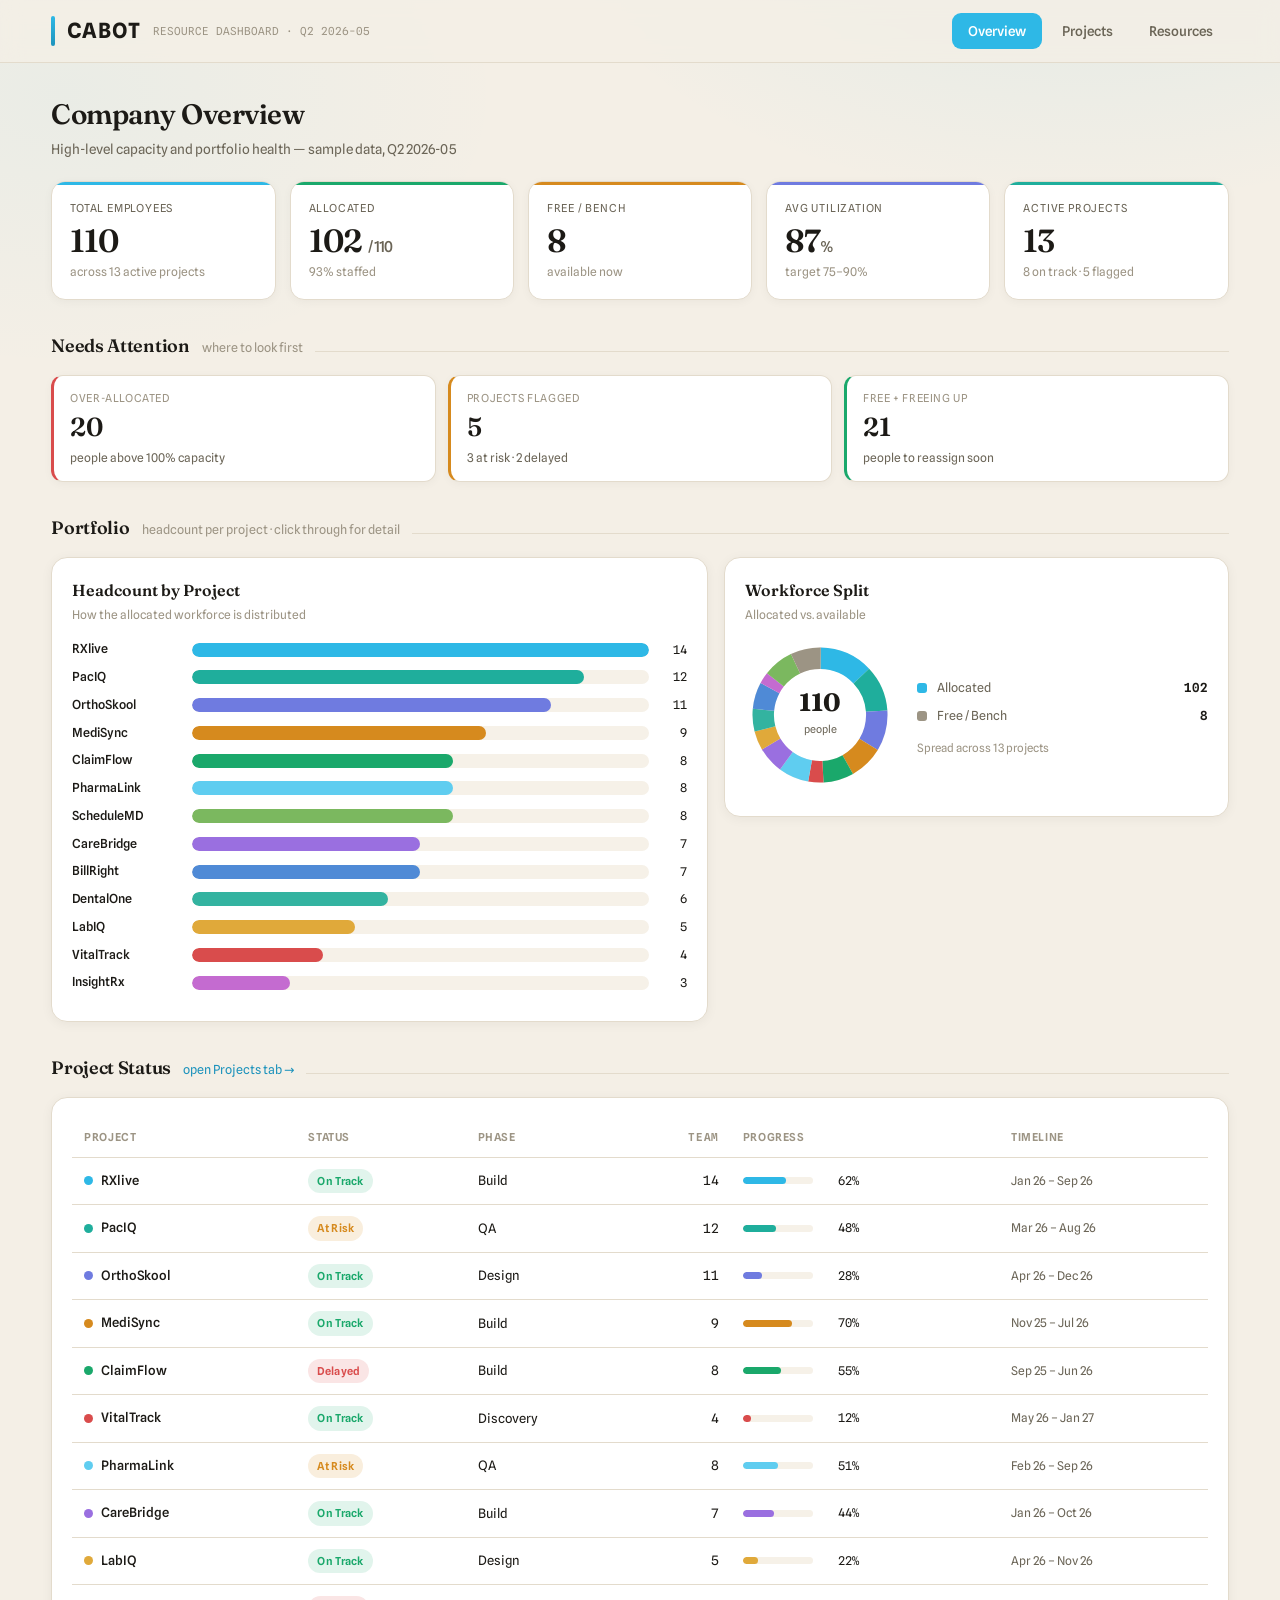
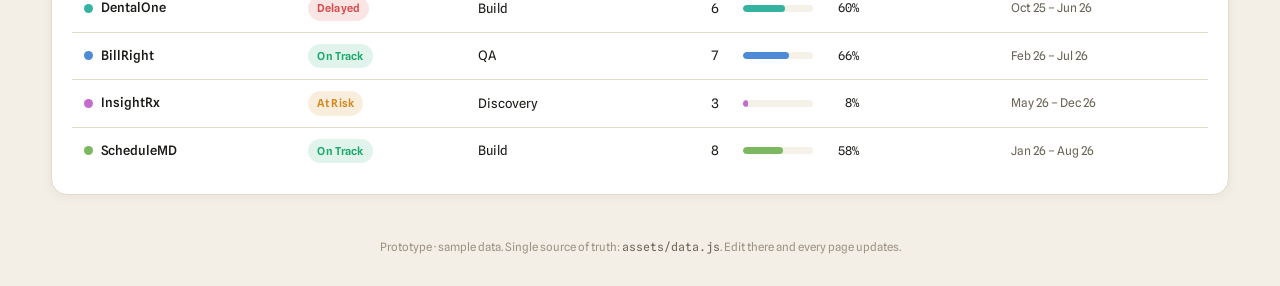
<file: index.html>
<!DOCTYPE html>
<html lang="en">
<head>
<meta charset="UTF-8">
<meta name="viewport" content="width=device-width, initial-scale=1.0">
<title>Cabot — Overview</title>
<link rel="preconnect" href="https://fonts.googleapis.com">
<link rel="preconnect" href="https://fonts.gstatic.com" crossorigin>
<link href="https://fonts.googleapis.com/css2?family=Fraunces:opsz,wght@9..144,400;9..144,500;9..144,600;9..144,700&family=Spline+Sans+Mono:wght@400;500;600&family=Spline+Sans:wght@400;500;600;700&display=swap" rel="stylesheet">
<link rel="stylesheet" href="assets/styles.css">
</head>
<body>
<div id="nav"></div>
<div class="wrap">
  <div class="page-head">
    <h1>Company Overview</h1>
    <p>High-level capacity and portfolio health — sample data, <span id="asof"></span></p>
  </div>

  <div class="kpis" id="kpis"></div>

  <div class="section-h"><h2>Needs Attention</h2><span class="hint">where to look first</span></div>
  <div class="attn" id="attn"></div>

  <div class="section-h"><h2>Portfolio</h2><span class="hint">headcount per project · click through for detail</span></div>
  <div class="cols">
    <div class="panel">
      <h3>Headcount by Project</h3>
      <div class="ph-sub">How the allocated workforce is distributed</div>
      <div id="hc-bars"></div>
    </div>
    <div class="panel">
      <h3>Workforce Split</h3>
      <div class="ph-sub">Allocated vs. available</div>
      <div style="display:flex;align-items:center;gap:22px">
        <div id="donut"></div>
        <div class="legend" id="donut-legend" style="flex:1"></div>
      </div>
    </div>
  </div>

  <div class="section-h"><h2>Project Status</h2><span class="hint"><a href="projects.html" style="color:var(--cabot-cyan-dark)">open Projects tab →</a></span></div>
  <div class="panel">
    <div class="tbl-wrap"><table id="status-tbl"></table></div>
  </div>

  <footer>Prototype · sample data. Single source of truth: <code>assets/data.js</code>. Edit there and every page updates.</footer>
</div>

<script src="assets/data.js"></script>
<script src="assets/app.js"></script>
<script>
mountNav('Overview');
document.getElementById('asof').textContent = D.meta.cycle + ' ' + D.meta.asOf;
const st = companyStats();

document.getElementById('kpis').innerHTML = [
  ['Total Employees', st.total, 'across '+st.projects+' active projects','var(--cabot-cyan)'],
  ['Allocated', st.allocated+' <small>/ '+st.total+'</small>', Math.round(st.allocated/st.total*100)+'% staffed','var(--green)'],
  ['Free / Bench', st.free, 'available now','var(--amber)'],
  ['Avg Utilization', st.avgUtil+'<small>%</small>', 'target 75–90%','var(--violet)'],
  ['Active Projects', st.projects, st.byStatus['on-track']+' on track · '+(st.byStatus['at-risk']+st.byStatus['delayed'])+' flagged','var(--teal)'],
].map(([l,v,s,c])=>`<div class="kpi" style="--bar:${c}"><div class="label">${l}</div><div class="val">${v}</div><div class="sub">${s}</div></div>`).join('');

document.getElementById('attn').innerHTML = [
  ['Over-allocated', st.over, 'people above 100% capacity','var(--red)'],
  ['Projects flagged', st.byStatus['at-risk']+st.byStatus['delayed'], st.byStatus['at-risk']+' at risk · '+st.byStatus['delayed']+' delayed','var(--amber)'],
  ['Free + freeing up', st.freeingSoon, 'people to reassign soon','var(--green)'],
].map(([t,v,d,c])=>`<div class="attn-card" style="--c:${c}"><div class="at">${t}</div><div class="av">${v}</div><div class="ad">${d}</div></div>`).join('');

// headcount bars
const maxHc = Math.max(...D.projects.map(p=>p.roster.length));
document.getElementById('hc-bars').innerHTML = D.projects.slice().sort((a,b)=>b.roster.length-a.roster.length).map(p=>{
  const w = p.roster.length/maxHc*100;
  return `<div style="display:grid;grid-template-columns:110px 1fr 28px;gap:10px;align-items:center;margin-bottom:9px">
    <a href="project.html?p=${encodeURIComponent(p.name)}" style="font-size:12.5px;font-weight:500">${p.name}</a>
    <div class="prog-track" style="height:14px"><div class="prog-fill" style="width:${w}%;background:${projColor(p.name)}"></div></div>
    <span style="font-family:'Spline Sans Mono',monospace;font-size:12px;text-align:right">${p.roster.length}</span>
  </div>`;
}).join('');

// donut
const segs = [
  ...D.projects.map(p=>({label:p.name,value:p.roster.length,color:projColor(p.name)})),
  {label:'Free / Bench',value:st.free,color:'var(--ink-faint)'}
];
document.getElementById('donut').innerHTML = donut(segs, st.total, 'people');
document.getElementById('donut-legend').innerHTML = [
  {label:'Allocated',value:st.allocated,color:'var(--cabot-cyan)'},
  {label:'Free / Bench',value:st.free,color:'var(--ink-faint)'},
].map(s=>`<div class="legend-item"><span class="lk" style="background:${s.color}"></span><span class="ln">${s.label}</span><span class="lv">${s.value}</span></div>`).join('')
+ `<div style="font-size:11.5px;color:var(--ink-faint);margin-top:6px">Spread across ${st.projects} projects</div>`;

// status table
const stbl = document.getElementById('status-tbl');
stbl.innerHTML = `<thead><tr><th>Project</th><th>Status</th><th>Phase</th><th class="num">Team</th><th>Progress</th><th>Timeline</th></tr></thead>
<tbody>${D.projects.map(p=>`<tr class="clickable" onclick="location.href='project.html?p=${encodeURIComponent(p.name)}'">
  <td><span class="tbl-dot"><span class="dot" style="background:${projColor(p.name)}"></span>${p.name}</span></td>
  <td>${pill(p.status)}</td><td>${p.phase}</td><td class="num">${p.roster.length}</td>
  <td><div class="bar-cell"><div class="prog-track"><div class="prog-fill" style="width:${p.pct}%;background:${projColor(p.name)}"></div></div><span class="pf">${p.pct}%</span></div></td>
  <td style="font-size:12px;color:var(--ink-dim)">${fmtMonth(p.start)} – ${fmtMonth(p.end)}</td>
</tr>`).join('')}</tbody>`;
</script>
</body>
</html>
</file>
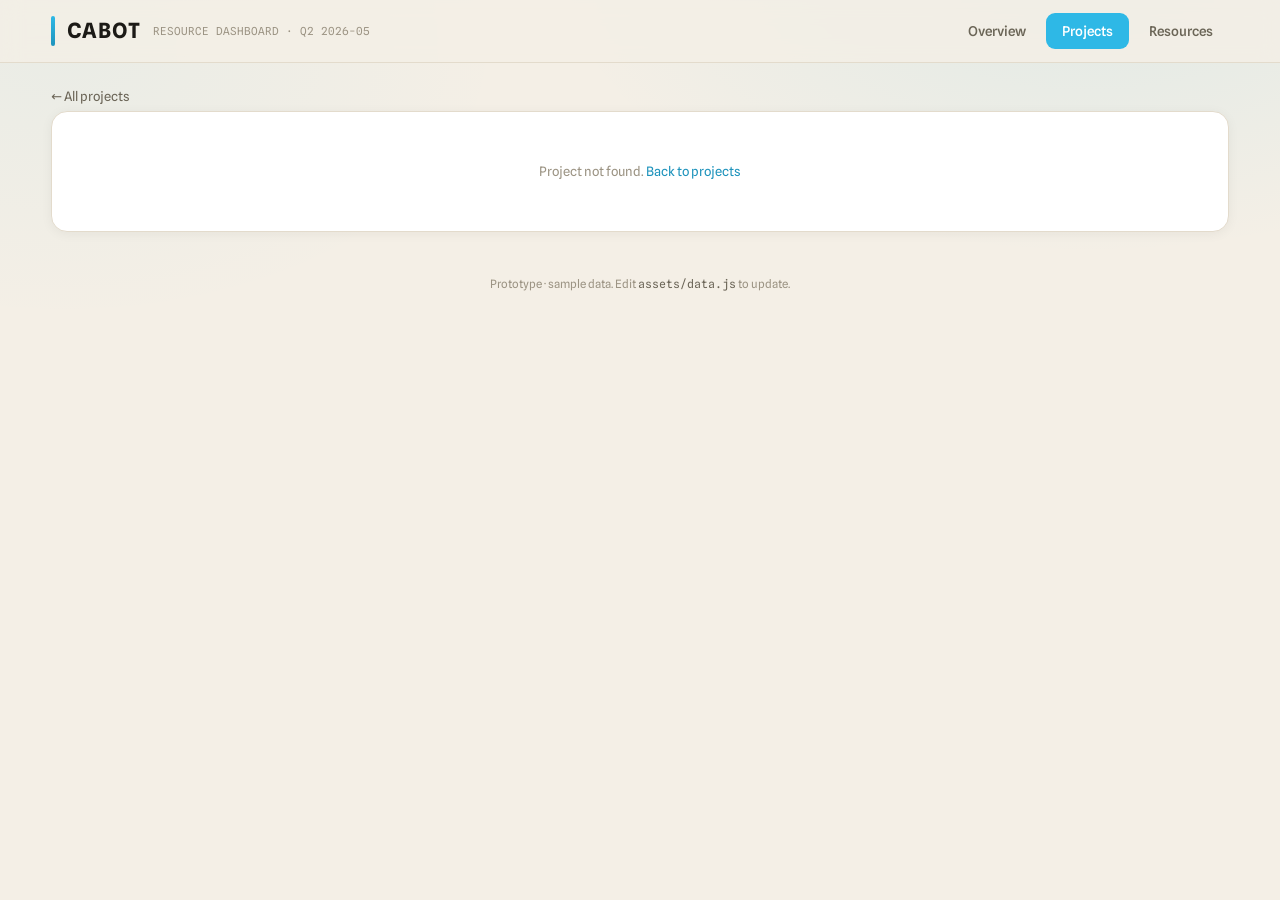
<file: project.html>
<!DOCTYPE html>
<html lang="en">
<head>
<meta charset="UTF-8">
<meta name="viewport" content="width=device-width, initial-scale=1.0">
<title>Cabot — Project</title>
<link rel="preconnect" href="https://fonts.googleapis.com">
<link rel="preconnect" href="https://fonts.gstatic.com" crossorigin>
<link href="https://fonts.googleapis.com/css2?family=Fraunces:opsz,wght@9..144,400;9..144,500;9..144,600;9..144,700&family=Spline+Sans+Mono:wght@400;500;600&family=Spline+Sans:wght@400;500;600;700&display=swap" rel="stylesheet">
<link rel="stylesheet" href="assets/styles.css">
</head>
<body>
<div id="nav"></div>
<div class="wrap">
  <a class="back-link" href="projects.html">← All projects</a>
  <div id="content"></div>
  <footer>Prototype · sample data. Edit <code>assets/data.js</code> to update.</footer>
</div>

<script src="assets/data.js"></script>
<script src="assets/app.js"></script>
<script>
mountNav('Projects');
const pname = new URLSearchParams(location.search).get('p');
const p = D.projects.find(x=>x.name===pname);
const el = document.getElementById('content');

if(!p){ el.innerHTML = '<div class="panel"><div class="empty">Project not found. <a href="projects.html" style="color:var(--cabot-cyan-dark)">Back to projects</a></div></div>'; }
else {
  const col = projColor(p.name);
  const team = p.roster.map(byId);
  // role breakdown
  const roleCounts = {};
  team.forEach(t=>roleCounts[t.role]=(roleCounts[t.role]||0)+1);
  // gantt geometry (12 month scale, Jan2026..Dec2026; clamp)
  const s=Math.max(0,monthIndex(p.start)), e=Math.min(12,monthIndex(p.end)+1);
  const left=s/12*100, width=(e-s)/12*100;
  const todayPct = (4.5/12*100); // mid-May

  el.innerHTML = `
  <div class="page-head" style="display:flex;justify-content:space-between;align-items:flex-end;flex-wrap:wrap;gap:12px">
    <div><h1><span class="dot" style="background:${col};width:12px;height:12px;margin-right:10px"></span>${p.name}</h1>
    <p>Lead: ${p.lead} · Phase: ${p.phase}</p></div>
    ${pill(p.status)}
  </div>

  <div class="meta-row">
    <div class="meta"><div class="m-label">Team size</div><div class="m-val">${p.roster.length}</div></div>
    <div class="meta"><div class="m-label">Progress</div><div class="m-val">${p.pct}%</div></div>
    <div class="meta"><div class="m-label">Start</div><div class="m-val" style="font-size:15px">${fmtMonth(p.start)}</div></div>
    <div class="meta"><div class="m-label">Target end</div><div class="m-val" style="font-size:15px">${fmtMonth(p.end)}</div></div>
  </div>

  <div class="cols">
    <div class="panel">
      <h3>Timeline</h3><div class="ph-sub">Across the 2026 calendar year</div>
      <div class="gantt">
        <div class="gantt-months"><span></span><div class="gantt-scale">${['J','F','M','A','M','J','J','A','S','O','N','D'].map(m=>`<span>${m}</span>`).join('')}</div></div>
        <div class="gantt-row"><div class="gantt-label">${p.name}<small>${p.phase} · ${p.pct}%</small></div>
          <div class="gantt-track"><div class="today-line" style="left:${todayPct}%"></div>
            <div class="gantt-bar" style="left:${left}%;width:${width}%;background:${col}"><div class="done" style="width:${p.pct}%"></div>${fmtMonth(p.start)} – ${fmtMonth(p.end)}</div>
          </div></div>
      </div>
      <h3 style="margin-top:22px">Tech Stack</h3><div class="ph-sub">Primary technologies</div>
      <div class="chips">${p.stack.map(s=>`<span class="chip">${s}</span>`).join('')}</div>
    </div>
    <div class="panel">
      <h3>Role Breakdown</h3><div class="ph-sub">${p.roster.length} people on this project</div>
      ${Object.entries(roleCounts).sort((a,b)=>b[1]-a[1]).map(([r,c])=>`
        <div style="display:flex;justify-content:space-between;padding:7px 0;border-bottom:1px solid var(--line);font-size:13px">
          <span style="color:var(--ink-dim)">${r}</span><span style="font-family:'Spline Sans Mono',monospace;font-weight:600">${c}</span>
        </div>`).join('')}
    </div>
  </div>

  <div class="section-h"><h2>Team Roster</h2><span class="hint">${p.roster.length} people · allocation on this project</span></div>
  <div class="panel"><div class="tbl-wrap"><table>
    <thead><tr><th>Name</th><th>Role</th><th class="num">Alloc %</th><th>Total load</th><th>Skills</th></tr></thead>
    <tbody>${team.map(t=>{
      const here = t.allocations.find(a=>a.project===p.name).pct;
      const tot = totalAlloc(t);
      return `<tr>
        <td style="font-weight:500">${t.name}</td><td style="color:var(--ink-dim)">${t.role}</td>
        <td class="num">${here}%</td>
        <td><div class="bar-cell"><div class="prog-track"><div class="prog-fill" style="width:${Math.min(tot,100)}%;background:${utilColor(tot)}"></div></div><span class="pf" style="color:${utilColor(tot)}">${tot}%</span></div></td>
        <td><div class="chips">${t.skills.map(s=>`<span class="chip">${s}</span>`).join('')}</div></td>
      </tr>`;}).join('')}</tbody>
  </table></div></div>`;
}
</script>
</body>
</html>
</file>
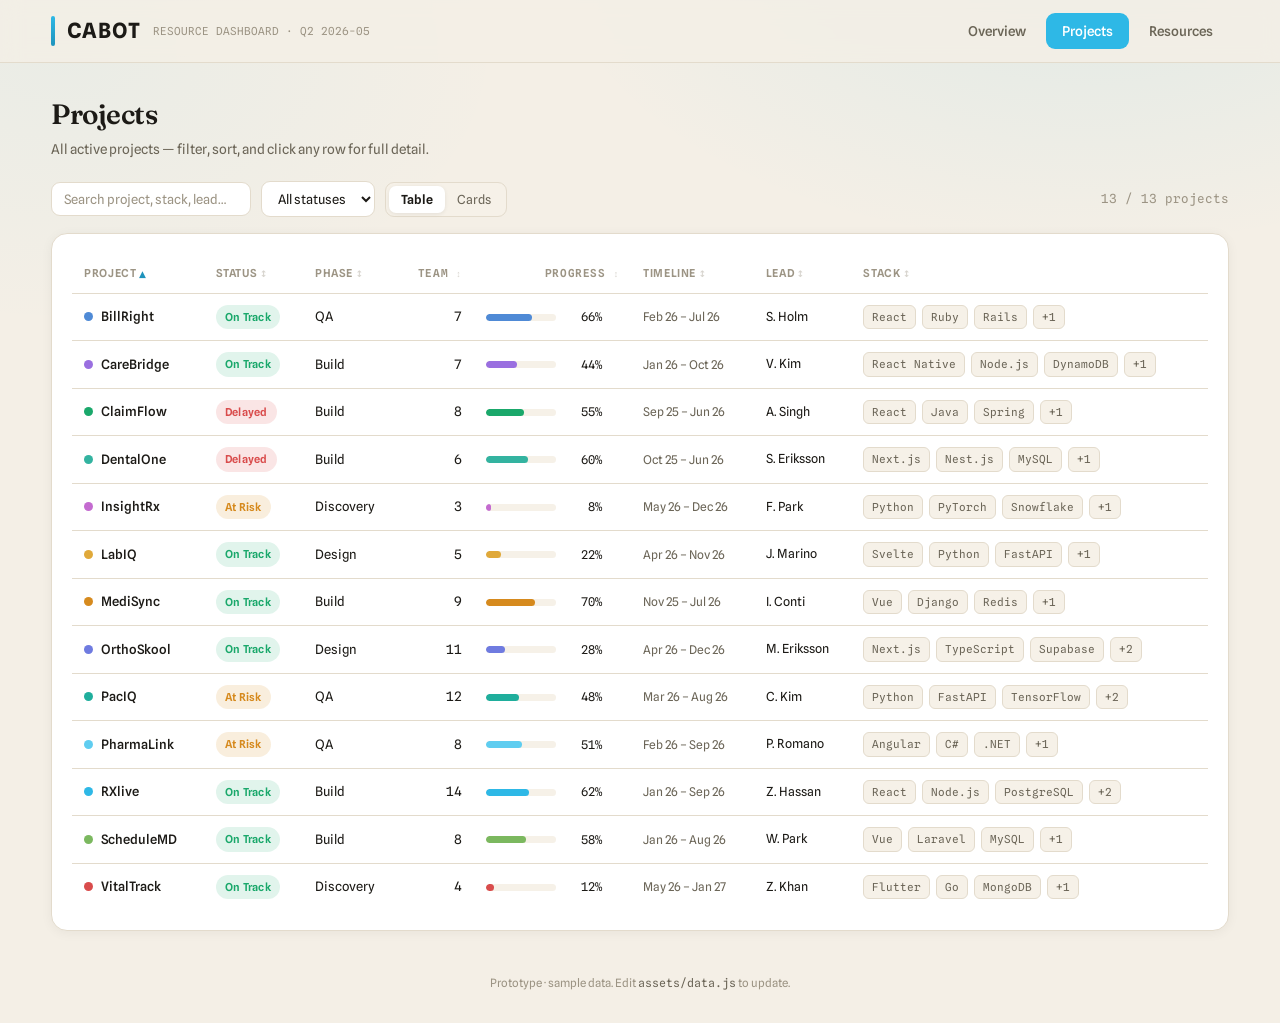
<file: projects.html>
<!DOCTYPE html>
<html lang="en">
<head>
<meta charset="UTF-8">
<meta name="viewport" content="width=device-width, initial-scale=1.0">
<title>Cabot — Projects</title>
<link rel="preconnect" href="https://fonts.googleapis.com">
<link rel="preconnect" href="https://fonts.gstatic.com" crossorigin>
<link href="https://fonts.googleapis.com/css2?family=Fraunces:opsz,wght@9..144,400;9..144,500;9..144,600;9..144,700&family=Spline+Sans+Mono:wght@400;500;600&family=Spline+Sans:wght@400;500;600;700&display=swap" rel="stylesheet">
<link rel="stylesheet" href="assets/styles.css">
</head>
<body>
<div id="nav"></div>
<div class="wrap">
  <div class="page-head">
    <h1>Projects</h1>
    <p>All active projects — filter, sort, and click any row for full detail.</p>
  </div>

  <div class="filters">
    <input type="text" id="search" placeholder="Search project, stack, lead…">
    <select id="fstatus">
      <option value="">All statuses</option>
      <option value="on-track">On Track</option>
      <option value="at-risk">At Risk</option>
      <option value="delayed">Delayed</option>
    </select>
    <div class="seg">
      <button data-view="table" class="active">Table</button>
      <button data-view="cards">Cards</button>
    </div>
    <span class="count-note" id="count"></span>
  </div>

  <div class="panel" id="table-view">
    <div class="tbl-wrap"><table id="tbl"></table></div>
  </div>
  <div id="cards-view" style="display:none"></div>

  <footer>Prototype · sample data. Edit <code>assets/data.js</code> to update.</footer>
</div>

<script src="assets/data.js"></script>
<script src="assets/app.js"></script>
<script>
mountNav('Projects');
let sortKey='name', sortDir=1, view='table';
const cols = [
  ['name','Project'],['status','Status'],['phase','Phase'],
  ['team','Team',true],['pct','Progress',true],['timeline','Timeline'],['lead','Lead'],['stack','Stack']
];
const val = (p,k)=>({name:p.name,status:statusLabel(p.status),phase:p.phase,team:p.roster.length,
  pct:p.pct,timeline:monthIndex(p.start),lead:p.lead,stack:p.stack.join(' ')}[k]);

function filtered() {
  const q = document.getElementById('search').value.toLowerCase();
  const fs = document.getElementById('fstatus').value;
  let rows = D.projects.filter(p=>{
    if(fs && p.status!==fs) return false;
    if(q){ const hay=(p.name+' '+p.stack.join(' ')+' '+p.lead+' '+p.phase).toLowerCase(); if(!hay.includes(q)) return false; }
    return true;
  });
  rows.sort((a,b)=>{ const x=val(a,sortKey),y=val(b,sortKey);
    if(typeof x==='number') return (x-y)*sortDir;
    return (''+x).localeCompare(''+y)*sortDir; });
  return rows;
}

function renderTable() {
  const rows = filtered();
  document.getElementById('count').textContent = rows.length+' / '+D.projects.length+' projects';
  const head = `<thead><tr>${cols.map(([k,l,num])=>`<th class="${num?'num':''} ${sortKey===k?'sorted':''}" data-k="${k}">${l} <span class="arrow">${sortKey===k?(sortDir>0?'▲':'▼'):'↕'}</span></th>`).join('')}</tr></thead>`;
  const body = `<tbody>${rows.map(p=>`<tr class="clickable" onclick="location.href='project.html?p=${encodeURIComponent(p.name)}'">
    <td><span class="tbl-dot"><span class="dot" style="background:${projColor(p.name)}"></span>${p.name}</span></td>
    <td>${pill(p.status)}</td><td>${p.phase}</td><td class="num">${p.roster.length}</td>
    <td><div class="bar-cell"><div class="prog-track"><div class="prog-fill" style="width:${p.pct}%;background:${projColor(p.name)}"></div></div><span class="pf">${p.pct}%</span></div></td>
    <td style="font-size:12px;color:var(--ink-dim);white-space:nowrap">${fmtMonth(p.start)} – ${fmtMonth(p.end)}</td>
    <td style="font-size:12.5px">${p.lead}</td>
    <td><div class="chips">${p.stack.slice(0,3).map(s=>`<span class="chip">${s}</span>`).join('')}${p.stack.length>3?`<span class="chip">+${p.stack.length-3}</span>`:''}</div></td>
  </tr>`).join('')}</tbody>`;
  const tbl = document.getElementById('tbl');
  tbl.innerHTML = head + (rows.length?body:'<tbody><tr><td colspan="8"><div class="empty">No projects match your filters.</div></td></tr></tbody>');
  tbl.querySelectorAll('th[data-k]').forEach(th=>th.onclick=()=>{
    const k=th.dataset.k; if(k===sortKey) sortDir*=-1; else {sortKey=k; sortDir=1;} render();
  });
}

function renderCards() {
  const rows = filtered();
  document.getElementById('count').textContent = rows.length+' / '+D.projects.length+' projects';
  document.getElementById('cards-view').innerHTML = rows.length ? `<div style="display:grid;grid-template-columns:repeat(auto-fill,minmax(300px,1fr));gap:16px">${rows.map(p=>`
    <a class="panel" href="project.html?p=${encodeURIComponent(p.name)}" style="display:block">
      <div style="display:flex;justify-content:space-between;align-items:center;margin-bottom:6px">
        <span style="font-family:Fraunces,serif;font-size:19px;font-weight:600"><span class="dot" style="background:${projColor(p.name)};margin-right:7px"></span>${p.name}</span>
        ${pill(p.status)}
      </div>
      <div class="meta-row" style="margin:10px 0">
        <div class="meta"><div class="m-label">Team</div><div class="m-val">${p.roster.length}</div></div>
        <div class="meta"><div class="m-label">Phase</div><div class="m-val" style="font-size:14px">${p.phase}</div></div>
        <div class="meta"><div class="m-label">Done</div><div class="m-val">${p.pct}%</div></div>
      </div>
      <div class="chips" style="margin-bottom:12px">${p.stack.map(s=>`<span class="chip">${s}</span>`).join('')}</div>
      <div style="font-size:12px;color:var(--ink-dim);margin-bottom:6px">${fmtMonth(p.start)} – ${fmtMonth(p.end)} · Lead: ${p.lead}</div>
      <div class="prog-track"><div class="prog-fill" style="width:${p.pct}%;background:${projColor(p.name)}"></div></div>
    </a>`).join('')}</div>` : '<div class="panel"><div class="empty">No projects match your filters.</div></div>';
}

function render(){ view==='table'?renderTable():renderCards(); }

document.getElementById('search').oninput = render;
document.getElementById('fstatus').onchange = render;
document.querySelectorAll('.seg button').forEach(b=>b.onclick=()=>{
  document.querySelectorAll('.seg button').forEach(x=>x.classList.remove('active'));
  b.classList.add('active'); view=b.dataset.view;
  document.getElementById('table-view').style.display = view==='table'?'block':'none';
  document.getElementById('cards-view').style.display = view==='cards'?'block':'none';
  render();
});
render();
</script>
</body>
</html>
</file>
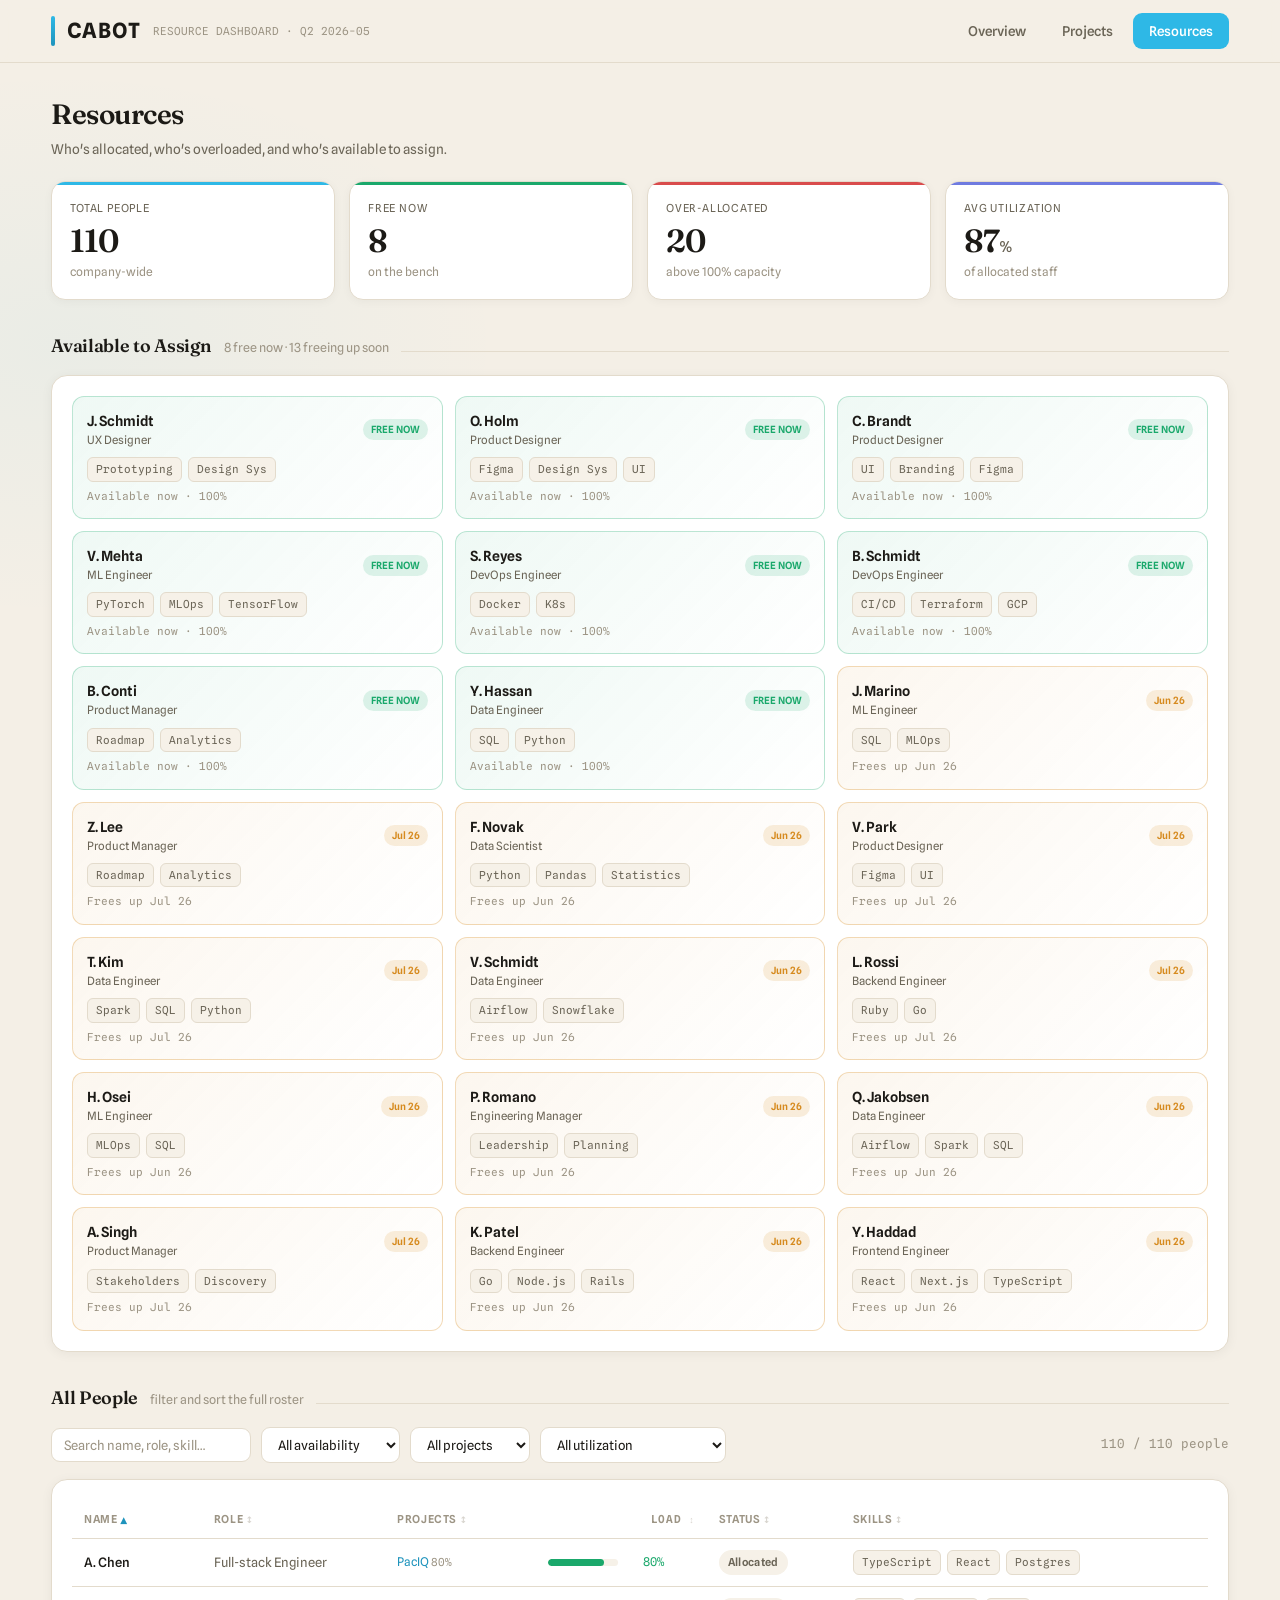
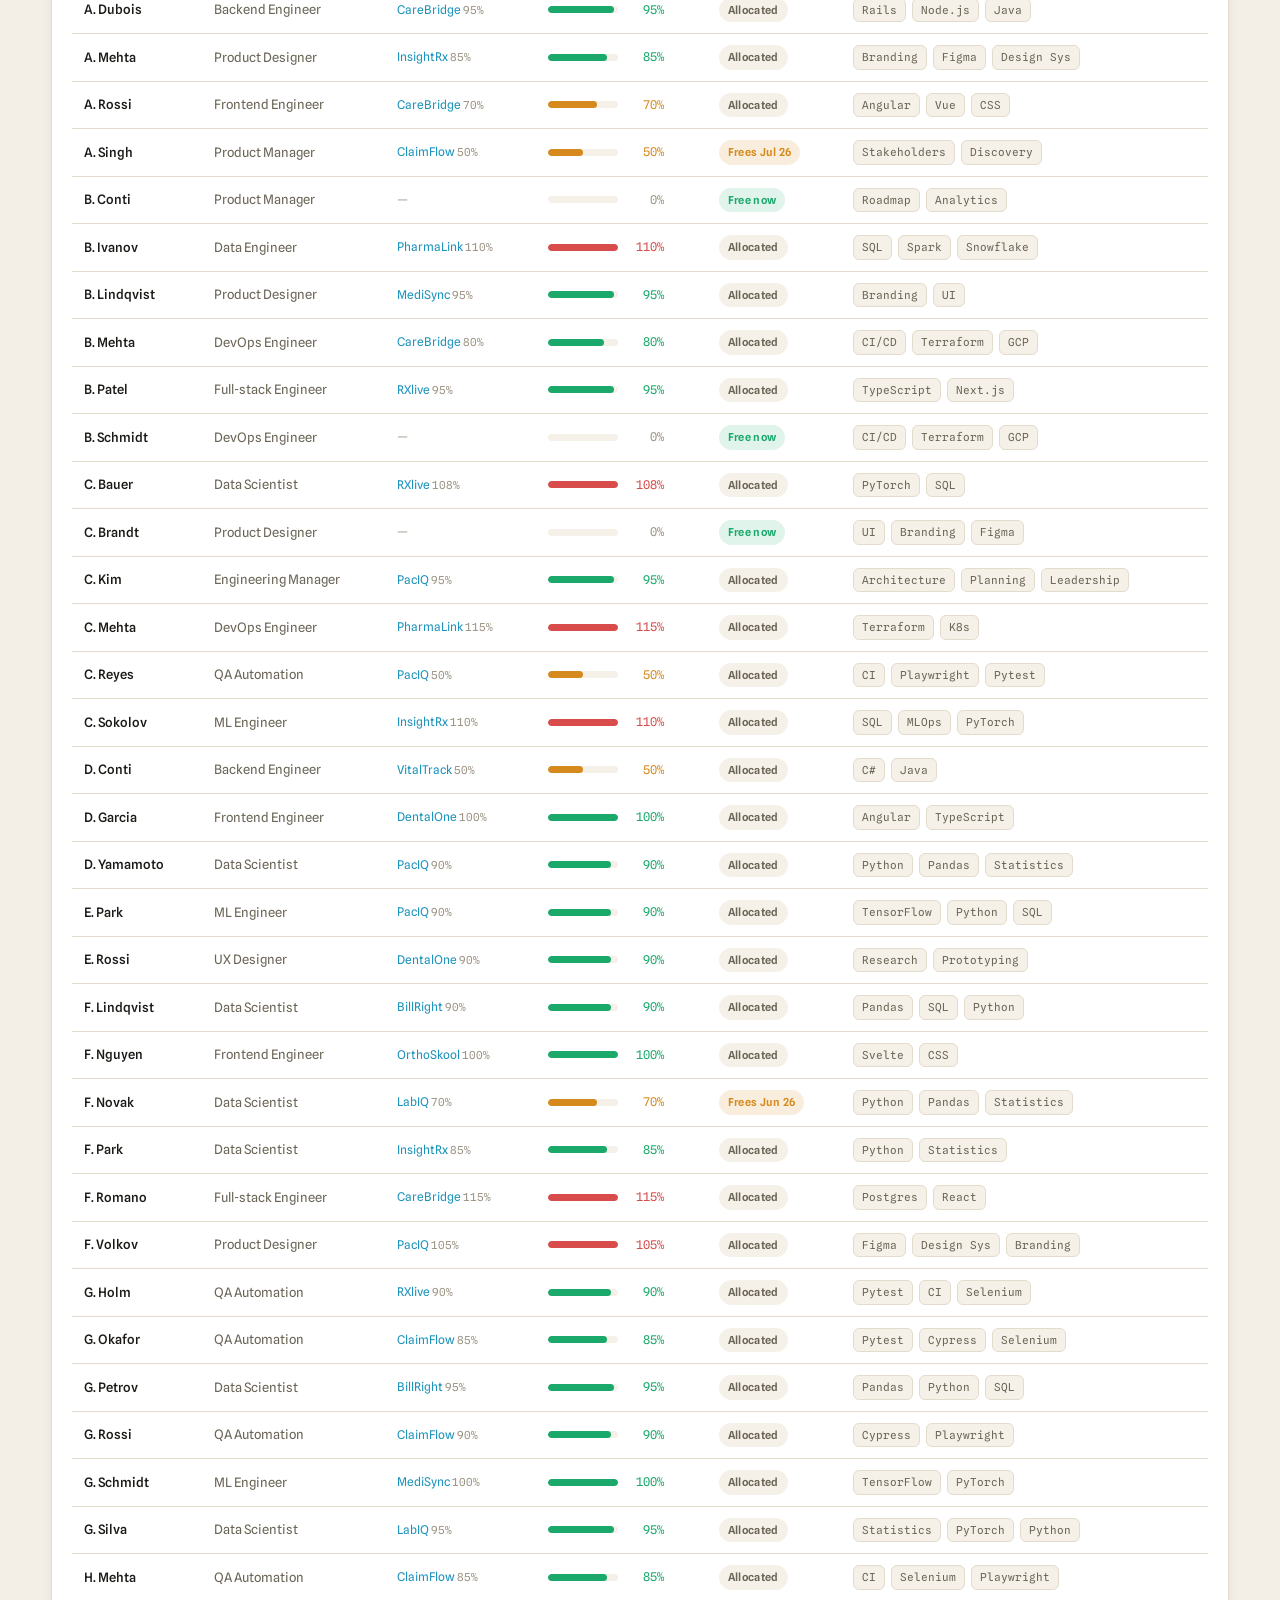
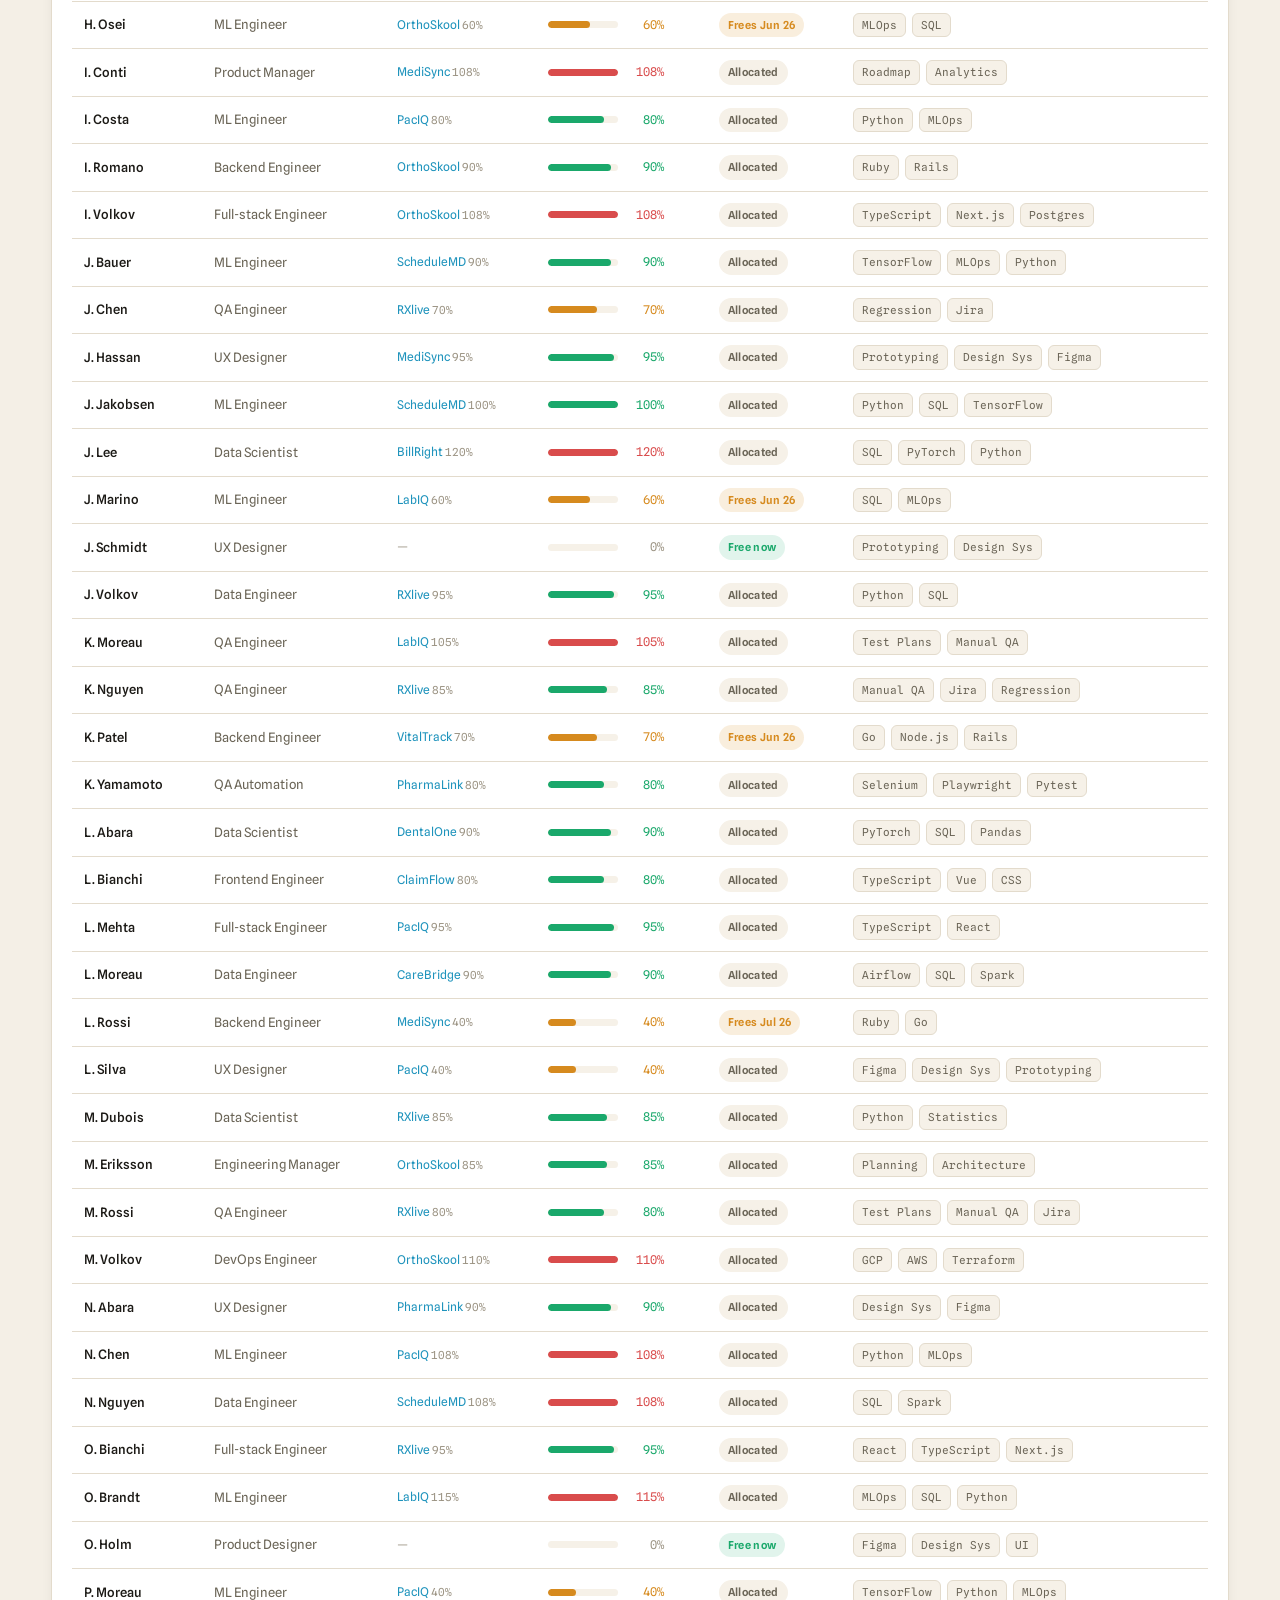
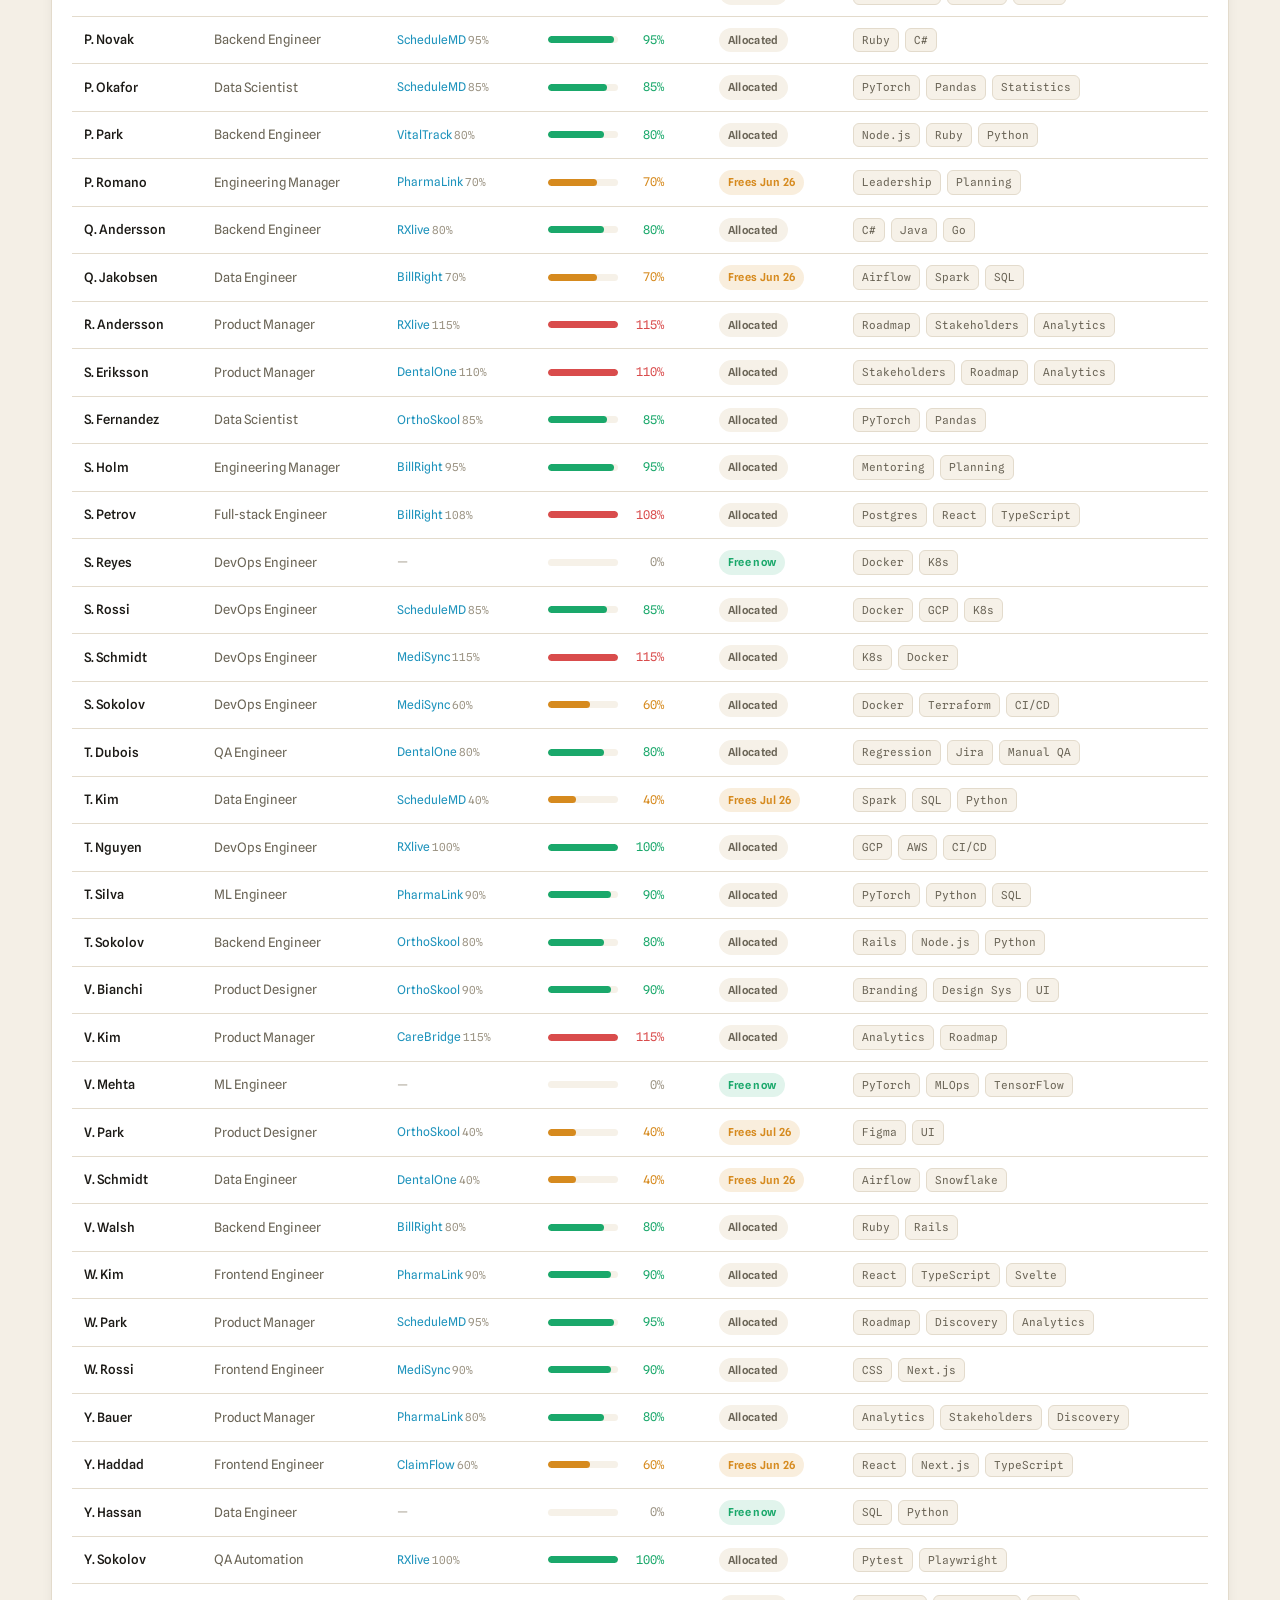
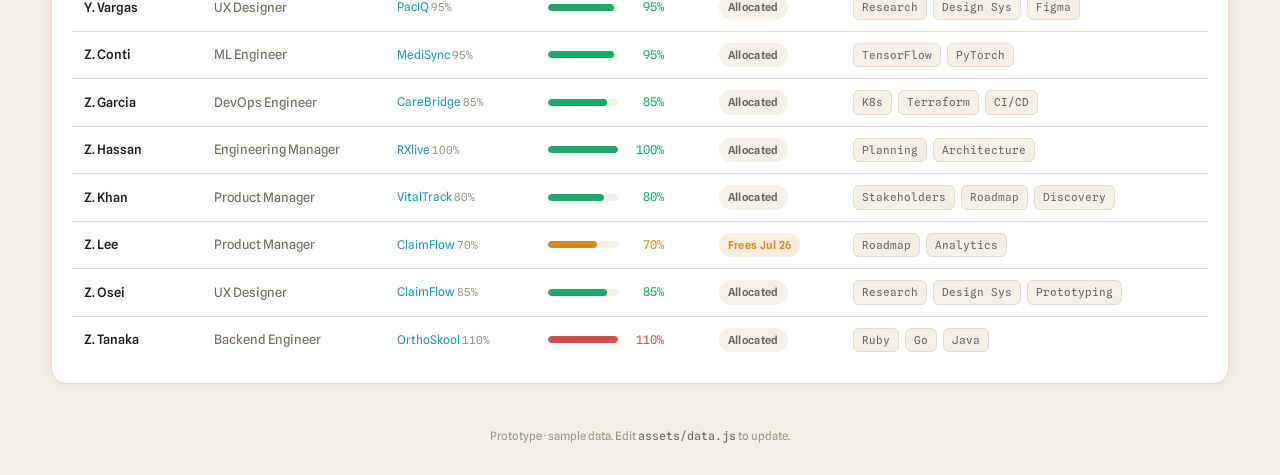
<file: resources.html>
<!DOCTYPE html>
<html lang="en">
<head>
<meta charset="UTF-8">
<meta name="viewport" content="width=device-width, initial-scale=1.0">
<title>Cabot — Resources</title>
<link rel="preconnect" href="https://fonts.googleapis.com">
<link rel="preconnect" href="https://fonts.gstatic.com" crossorigin>
<link href="https://fonts.googleapis.com/css2?family=Fraunces:opsz,wght@9..144,400;9..144,500;9..144,600;9..144,700&family=Spline+Sans+Mono:wght@400;500;600&family=Spline+Sans:wght@400;500;600;700&display=swap" rel="stylesheet">
<link rel="stylesheet" href="assets/styles.css">
</head>
<body>
<div id="nav"></div>
<div class="wrap">
  <div class="page-head">
    <h1>Resources</h1>
    <p>Who's allocated, who's overloaded, and who's available to assign.</p>
  </div>

  <div class="kpis" id="kpis" style="grid-template-columns:repeat(4,1fr)"></div>

  <div class="section-h"><h2>Available to Assign</h2><span class="hint" id="avail-count"></span></div>
  <div class="panel"><div class="free-grid" id="free-grid"></div></div>

  <div class="section-h"><h2>All People</h2><span class="hint">filter and sort the full roster</span></div>
  <div class="filters">
    <input type="text" id="search" placeholder="Search name, role, skill…">
    <select id="favail">
      <option value="">All availability</option>
      <option value="free">Free now</option>
      <option value="soon">Freeing up soon</option>
      <option value="allocated">Fully allocated</option>
    </select>
    <select id="fproject"><option value="">All projects</option></select>
    <select id="futil">
      <option value="">All utilization</option>
      <option value="over">Over-allocated (&gt;100%)</option>
      <option value="healthy">Healthy (75–100%)</option>
      <option value="under">Under-utilized (&lt;75%)</option>
    </select>
    <span class="count-note" id="count"></span>
  </div>
  <div class="panel"><div class="tbl-wrap"><table id="tbl"></table></div></div>

  <footer>Prototype · sample data. Edit <code>assets/data.js</code> to update.</footer>
</div>

<script src="assets/data.js"></script>
<script src="assets/app.js"></script>
<script>
mountNav('Resources');
const st = companyStats();
let sortKey='name', sortDir=1;

document.getElementById('kpis').innerHTML = [
  ['Total People', st.total, 'company-wide','var(--cabot-cyan)'],
  ['Free Now', st.free, 'on the bench','var(--green)'],
  ['Over-allocated', st.over, 'above 100% capacity','var(--red)'],
  ['Avg Utilization', st.avgUtil+'<small>%</small>', 'of allocated staff','var(--violet)'],
].map(([l,v,s,c])=>`<div class="kpi" style="--bar:${c}"><div class="label">${l}</div><div class="val">${v}</div><div class="sub">${s}</div></div>`).join('');

// project filter options
document.getElementById('fproject').innerHTML += D.projects.map(p=>`<option value="${p.name}">${p.name}</option>`).join('');

// available cards (free now + freeing up soon)
const freeNow = D.people.filter(isFreeNow).map(p=>({p,soon:false}));
const soon = D.people.filter(p=>isAllocated(p)&&p.available).map(p=>({p,soon:true}));
const avail = [...freeNow, ...soon];
document.getElementById('avail-count').textContent = freeNow.length+' free now · '+soon.length+' freeing up soon';
document.getElementById('free-grid').innerHTML = avail.map(({p,soon})=>{
  const badge = soon ? `<span class="free-badge soon">${fmtMonth(p.available)}</span>` : `<span class="free-badge">FREE NOW</span>`;
  const avtext = soon ? 'Frees up '+fmtMonth(p.available) : 'Available now';
  return `<div class="free-card ${soon?'soon':''}">
    <div class="fc-top"><div><div class="fc-name">${p.name}</div><div class="fc-role">${p.role}</div></div>${badge}</div>
    <div class="chips">${p.skills.map(s=>`<span class="chip">${s}</span>`).join('')}</div>
    <div class="fc-avail">${avtext}${soon?'':' · 100%'}</div>
  </div>`;
}).join('') || '<div class="empty">Everyone is fully allocated.</div>';

// people table
const cols=[['name','Name'],['role','Role'],['projects','Projects'],['util','Load',true],['avail','Status'],['skills','Skills']];
const val=(p,k)=>({name:p.name,role:p.role,projects:p.allocations.map(a=>a.project).join(', ')||'—',
  util:totalAlloc(p),avail:isFreeNow(p)?0:(p.available?1:2),skills:p.skills.join(' ')}[k]);

function filtered(){
  const q=document.getElementById('search').value.toLowerCase();
  const fa=document.getElementById('favail').value;
  const fp=document.getElementById('fproject').value;
  const fu=document.getElementById('futil').value;
  let rows=D.people.filter(p=>{
    if(q){const hay=(p.name+' '+p.role+' '+p.skills.join(' ')+' '+p.allocations.map(a=>a.project).join(' ')).toLowerCase(); if(!hay.includes(q))return false;}
    if(fa==='free'&&!isFreeNow(p))return false;
    if(fa==='soon'&&!(isAllocated(p)&&p.available))return false;
    if(fa==='allocated'&&(!isAllocated(p)||p.available))return false;
    if(fp&&!p.allocations.some(a=>a.project===fp))return false;
    const tot=totalAlloc(p);
    if(fu==='over'&&!(tot>100))return false;
    if(fu==='healthy'&&!(tot>=75&&tot<=100))return false;
    if(fu==='under'&&!(isAllocated(p)&&tot<75))return false;
    return true;
  });
  rows.sort((a,b)=>{const x=val(a,sortKey),y=val(b,sortKey);
    if(typeof x==='number')return(x-y)*sortDir; return(''+x).localeCompare(''+y)*sortDir;});
  return rows;
}

function render(){
  const rows=filtered();
  document.getElementById('count').textContent=rows.length+' / '+D.people.length+' people';
  const head=`<thead><tr>${cols.map(([k,l,num])=>`<th class="${num?'num':''} ${sortKey===k?'sorted':''}" data-k="${k}">${l} <span class="arrow">${sortKey===k?(sortDir>0?'▲':'▼'):'↕'}</span></th>`).join('')}</tr></thead>`;
  const body=`<tbody>${rows.map(p=>{
    const tot=totalAlloc(p);
    const statusTxt = isFreeNow(p)?`<span class="status s-on-track">Free now</span>`
      : p.available?`<span class="status s-at-risk">Frees ${fmtMonth(p.available)}</span>`
      : `<span class="status" style="background:var(--panel-2);color:var(--ink-dim)">Allocated</span>`;
    const projs = p.allocations.length?p.allocations.map(a=>`<a href="project.html?p=${encodeURIComponent(a.project)}" style="color:var(--cabot-cyan-dark)">${a.project}</a> <span style="color:var(--ink-faint);font-family:'Spline Sans Mono',monospace;font-size:11px">${a.pct}%</span>`).join('<br>') : '<span style="color:var(--ink-faint)">—</span>';
    return `<tr>
      <td style="font-weight:500">${p.name}</td><td style="color:var(--ink-dim)">${p.role}</td>
      <td style="font-size:12px">${projs}</td>
      <td><div class="bar-cell"><div class="prog-track"><div class="prog-fill" style="width:${Math.min(tot,100)}%;background:${tot===0?'var(--ink-faint)':utilColor(tot)}"></div></div><span class="pf" style="color:${tot===0?'var(--ink-faint)':utilColor(tot)}">${tot}%</span></div></td>
      <td>${statusTxt}</td>
      <td><div class="chips">${p.skills.map(s=>`<span class="chip">${s}</span>`).join('')}</div></td>
    </tr>`;}).join('')}</tbody>`;
  const tbl=document.getElementById('tbl');
  tbl.innerHTML=head+(rows.length?body:'<tbody><tr><td colspan="6"><div class="empty">No people match your filters.</div></td></tr></tbody>');
  tbl.querySelectorAll('th[data-k]').forEach(th=>th.onclick=()=>{const k=th.dataset.k; if(k===sortKey)sortDir*=-1; else{sortKey=k;sortDir=1;} render();});
}
['search','favail','fproject','futil'].forEach(id=>{const e=document.getElementById(id); e.oninput=render; e.onchange=render;});
render();
</script>
</body>
</html>
</file>
<file: assets/styles.css>
/* ============ Cabot Dashboard — shared styles ============ */
:root {
  --cabot-cyan: #2EB8E6;
  --cabot-cyan-light: #5FCDF0;
  --cabot-cyan-dark: #1E93BC;
  --cabot-ink: #0A0A0B;
  --bg: #f4efe6;
  --panel: #ffffff;
  --panel-2: #f6f1e8;
  --line: #e3dbcc;
  --ink: #1c1a16;
  --ink-dim: #6b6557;
  --ink-faint: #9c9484;
  --green: #1aa86b;
  --amber: #d68a1e;
  --red: #d94c4c;
  --violet: #6f7be0;
  --teal: #1fae9c;
  --accent: #2EB8E6;
  --on-bar: #ffffff;
}
* { box-sizing: border-box; margin: 0; padding: 0; }
html { scroll-behavior: smooth; }
body {
  background:
    radial-gradient(900px 500px at 85% -5%, rgba(46,184,230,.10), transparent 60%),
    radial-gradient(800px 500px at 5% 5%, rgba(46,184,230,.05), transparent 55%),
    var(--bg);
  color: var(--ink);
  font-family: 'Spline Sans', system-ui, sans-serif;
  font-size: 14px; line-height: 1.5; min-height: 100vh;
}
a { color: inherit; text-decoration: none; }
.wrap { max-width: 1320px; margin: 0 auto; padding: 0 clamp(16px,4vw,56px); }

/* ---------- Top nav ---------- */
.nav {
  position: sticky; top: 0; z-index: 50;
  background: rgba(244,239,230,.85); backdrop-filter: blur(10px);
  border-bottom: 1px solid var(--line);
}
.nav-inner { display: flex; align-items: center; gap: 28px; height: 62px; }
.nav .brand { display: flex; align-items: center; gap: 12px; }
.nav .brand-rule { width: 4px; height: 30px; border-radius: 4px;
  background: linear-gradient(var(--cabot-cyan), var(--cabot-cyan-dark)); }
.nav .wordmark { font-weight: 700; font-size: 21px; letter-spacing: 1px; }
.nav .tag { color: var(--ink-faint); font-size: 11px; font-family: 'Spline Sans Mono', monospace; }
.nav-links { display: flex; gap: 4px; margin-left: auto; }
.nav-links a {
  padding: 8px 16px; border-radius: 9px; font-weight: 500; font-size: 13.5px;
  color: var(--ink-dim); transition: background .15s, color .15s;
}
.nav-links a:hover { background: var(--panel-2); color: var(--ink); }
.nav-links a.active { background: var(--cabot-cyan); color: #fff; }

/* ---------- Page header ---------- */
.page-head { margin: 30px 0 22px; }
.page-head h1 { font-family: 'Fraunces', serif; font-weight: 600; font-size: 28px; letter-spacing: -.5px; }
.page-head p { color: var(--ink-dim); font-size: 13.5px; margin-top: 4px; }

/* ---------- Section heading ---------- */
.section-h { display: flex; align-items: baseline; gap: 12px; margin: 32px 0 16px; }
.section-h h2 { font-family: 'Fraunces', serif; font-weight: 600; font-size: 18px; letter-spacing: -.3px; }
.section-h .hint { color: var(--ink-faint); font-size: 12.5px; }
.section-h::after { content: ''; flex: 1; height: 1px; background: var(--line); }

/* ---------- KPIs ---------- */
.kpis { display: grid; grid-template-columns: repeat(5,1fr); gap: 14px; }
.kpi { background: var(--panel); border: 1px solid var(--line); border-radius: 14px;
  padding: 18px; position: relative; overflow: hidden; box-shadow: 0 2px 10px rgba(28,26,22,.04); }
.kpi::before { content:''; position:absolute; top:0; left:0; right:0; height:3px; background: var(--bar,var(--accent)); }
.kpi .label { color: var(--ink-dim); font-size: 11px; text-transform: uppercase; letter-spacing: .8px; margin-bottom: 8px; }
.kpi .val { font-family: 'Fraunces', serif; font-size: 32px; font-weight: 600; line-height: 1; letter-spacing: -1px; }
.kpi .val small { font-size: 15px; color: var(--ink-dim); font-family: 'Spline Sans'; font-weight: 500; }
.kpi .sub { color: var(--ink-faint); font-size: 12px; margin-top: 6px; }

/* ---------- Panels / grid ---------- */
.cols { display: grid; grid-template-columns: 1.3fr 1fr; gap: 16px; align-items: start; }
.cols-2 { display: grid; grid-template-columns: 1fr 1fr; gap: 16px; align-items: start; }
.panel { background: var(--panel); border: 1px solid var(--line); border-radius: 16px; padding: 20px;
  box-shadow: 0 2px 12px rgba(28,26,22,.05); }
.panel h3 { font-family: 'Fraunces', serif; font-size: 16px; font-weight: 600; margin-bottom: 4px; }
.panel .ph-sub { color: var(--ink-faint); font-size: 12px; margin-bottom: 16px; }

/* ---------- Status pills ---------- */
.status { font-size: 11px; font-weight: 600; padding: 4px 9px; border-radius: 20px;
  display: inline-flex; align-items: center; gap: 5px; letter-spacing: .3px; white-space: nowrap; }
.s-on-track { background: rgba(26,168,107,.13); color: var(--green); }
.s-at-risk { background: rgba(214,138,30,.15); color: var(--amber); }
.s-delayed { background: rgba(217,76,76,.14); color: var(--red); }
.dot { width: 9px; height: 9px; border-radius: 50%; display: inline-block; }

/* ---------- Chips / skills ---------- */
.chip { font-family: 'Spline Sans Mono', monospace; font-size: 11px; padding: 3px 8px;
  border-radius: 6px; background: var(--panel-2); border: 1px solid var(--line); color: var(--ink-dim); }
.chips { display: flex; flex-wrap: wrap; gap: 6px; }

/* ---------- Tables ---------- */
.tbl-wrap { overflow-x: auto; }
table { width: 100%; border-collapse: collapse; }
th, td { text-align: left; padding: 11px 12px; font-size: 13px; border-bottom: 1px solid var(--line); }
th { color: var(--ink-faint); font-size: 11px; text-transform: uppercase; letter-spacing: .6px; font-weight: 600;
  cursor: pointer; user-select: none; white-space: nowrap; }
th.no-sort { cursor: default; }
th .arrow { opacity: .4; font-size: 9px; }
th.sorted .arrow { opacity: 1; color: var(--cabot-cyan-dark); }
td.num, th.num { text-align: right; font-family: 'Spline Sans Mono', monospace; }
tbody tr { transition: background .12s; }
tbody tr:hover { background: var(--panel-2); }
tr.clickable { cursor: pointer; }
tr:last-child td { border-bottom: none; }
.tbl-dot { display: inline-flex; align-items: center; gap: 8px; font-weight: 500; }

/* ---------- Filters ---------- */
.filters { display: flex; flex-wrap: wrap; gap: 10px; align-items: center; margin-bottom: 16px; }
.filters input[type=text], .filters select {
  font-family: inherit; font-size: 13px; padding: 8px 12px; border-radius: 9px;
  border: 1px solid var(--line); background: var(--panel); color: var(--ink); }
.filters input[type=text] { min-width: 200px; }
.filters input::placeholder { color: var(--ink-faint); }
.seg { display: inline-flex; background: var(--panel-2); border: 1px solid var(--line); border-radius: 9px; padding: 3px; }
.seg button { border: none; background: none; font-family: inherit; font-size: 12.5px; padding: 6px 12px;
  border-radius: 7px; cursor: pointer; color: var(--ink-dim); }
.seg button.active { background: var(--panel); color: var(--ink); box-shadow: 0 1px 4px rgba(0,0,0,.08); font-weight: 600; }
.count-note { color: var(--ink-faint); font-size: 12.5px; margin-left: auto; font-family: 'Spline Sans Mono', monospace; }

/* ---------- Progress bars ---------- */
.prog-track { height: 7px; background: var(--panel-2); border-radius: 10px; overflow: hidden; min-width: 70px; }
.prog-fill { height: 100%; border-radius: 10px; background: var(--cabot-cyan); }
.bar-cell { display: flex; align-items: center; gap: 8px; }
.bar-cell .pf { font-family: 'Spline Sans Mono', monospace; font-size: 12px; width: 38px; text-align: right; }

/* ---------- Utilization rows ---------- */
.util-row { display: grid; grid-template-columns: 160px 1fr 46px; gap: 12px; align-items: center; margin-bottom: 11px; }
.util-name { font-size: 12.5px; } .util-name small { display:block; color: var(--ink-faint); font-size: 10.5px; }
.util-track { height: 18px; background: var(--panel-2); border-radius: 6px; overflow: hidden; position: relative; }
.util-fill { height: 100%; border-radius: 6px; display: flex; align-items: center; padding-left: 8px;
  font-size: 10px; color: var(--on-bar); font-weight: 600; }
.util-cap { position: absolute; top: 0; bottom: 0; width: 2px; background: var(--ink-faint); }
.util-pct { text-align: right; font-family: 'Spline Sans Mono', monospace; font-size: 13px; font-weight: 600; }

/* ---------- Free resource cards ---------- */
.free-grid { display: grid; grid-template-columns: repeat(3,1fr); gap: 12px; }
.free-card { background: linear-gradient(135deg, rgba(26,168,107,.07), transparent);
  border: 1px solid rgba(26,168,107,.28); border-radius: 12px; padding: 14px; }
.free-card.soon { background: linear-gradient(135deg, rgba(214,138,30,.07), transparent); border-color: rgba(214,138,30,.3); }
.fc-top { display: flex; align-items: center; justify-content: space-between; margin-bottom: 8px; }
.fc-name { font-weight: 600; font-size: 14px; } .fc-role { color: var(--ink-dim); font-size: 11.5px; }
.free-badge { font-size: 10px; font-weight: 600; color: var(--green); background: rgba(26,168,107,.14);
  padding: 3px 8px; border-radius: 20px; white-space: nowrap; }
.free-badge.soon { color: var(--amber); background: rgba(214,138,30,.15); }
.fc-avail { color: var(--ink-faint); font-size: 11px; margin-top: 6px; font-family: 'Spline Sans Mono', monospace; }

/* ---------- Gantt ---------- */
.gantt { display: flex; flex-direction: column; gap: 12px; }
.gantt-months { display: grid; grid-template-columns: 150px 1fr; gap: 12px; align-items: center;
  color: var(--ink-faint); font-size: 10px; font-family: 'Spline Sans Mono', monospace; }
.gantt-scale { display: grid; grid-template-columns: repeat(12,1fr); }
.gantt-scale span { text-align: center; }
.gantt-row { display: grid; grid-template-columns: 150px 1fr; gap: 12px; align-items: center; }
.gantt-label { font-size: 12.5px; font-weight: 500; }
.gantt-label small { display: block; color: var(--ink-faint); font-size: 10px; font-weight: 400; font-family: 'Spline Sans Mono', monospace; }
.gantt-track { position: relative; height: 24px; background: var(--panel-2); border-radius: 7px; }
.gantt-bar { position: absolute; top: 4px; bottom: 4px; border-radius: 6px; display: flex; align-items: center;
  padding: 0 8px; font-size: 10px; font-weight: 600; color: var(--on-bar); overflow: hidden; white-space: nowrap; }
.gantt-bar .done { position: absolute; left: 0; top: 0; bottom: 0; background: rgba(0,0,0,.20); border-radius: 6px 0 0 6px; }
.today-line { position: absolute; top: -3px; bottom: -3px; width: 2px; background: var(--cabot-cyan-dark); z-index: 5; }

/* ---------- Donut legend ---------- */
.legend { display: flex; flex-direction: column; gap: 9px; }
.legend-item { display: flex; align-items: center; gap: 10px; font-size: 12.5px; }
.legend-item .lk { width: 10px; height: 10px; border-radius: 3px; flex-shrink: 0; }
.legend-item .ln { color: var(--ink-dim); flex: 1; }
.legend-item .lv { font-family: 'Spline Sans Mono', monospace; font-weight: 600; }

/* ---------- Attention strip ---------- */
.attn { display: grid; grid-template-columns: repeat(3,1fr); gap: 12px; }
.attn-card { background: var(--panel); border: 1px solid var(--line); border-left: 3px solid var(--c,var(--cabot-cyan));
  border-radius: 12px; padding: 14px 16px; box-shadow: 0 2px 10px rgba(28,26,22,.04); }
.attn-card .at { font-size: 11px; text-transform: uppercase; letter-spacing: .6px; color: var(--ink-faint); }
.attn-card .av { font-family: 'Fraunces', serif; font-size: 26px; font-weight: 600; margin: 2px 0; }
.attn-card .ad { font-size: 12px; color: var(--ink-dim); }

/* ---------- Misc ---------- */
.back-link { font-size: 13px; color: var(--ink-dim); display: inline-flex; gap: 6px; align-items: center; margin: 24px 0 4px; }
.back-link:hover { color: var(--cabot-cyan-dark); }
.meta-row { display: flex; gap: 10px; flex-wrap: wrap; margin: 16px 0; }
.meta { background: var(--panel-2); border: 1px solid var(--line); border-radius: 10px; padding: 10px 14px; min-width: 110px; }
.meta .m-label { color: var(--ink-faint); font-size: 10.5px; text-transform: uppercase; letter-spacing: .6px; }
.meta .m-val { font-size: 18px; font-weight: 600; font-family: 'Fraunces', serif; }
footer { margin: 44px 0 30px; text-align: center; color: var(--ink-faint); font-size: 11.5px; }
footer code { font-family: 'Spline Sans Mono', monospace; color: var(--ink-dim); }
.empty { padding: 30px; text-align: center; color: var(--ink-faint); font-size: 13px; }

@media (max-width: 1000px) {
  .kpis { grid-template-columns: repeat(2,1fr); }
  .cols, .cols-2 { grid-template-columns: 1fr; }
  .free-grid { grid-template-columns: 1fr; }
  .attn { grid-template-columns: 1fr; }
  .nav .tag { display: none; }
}
</file>
